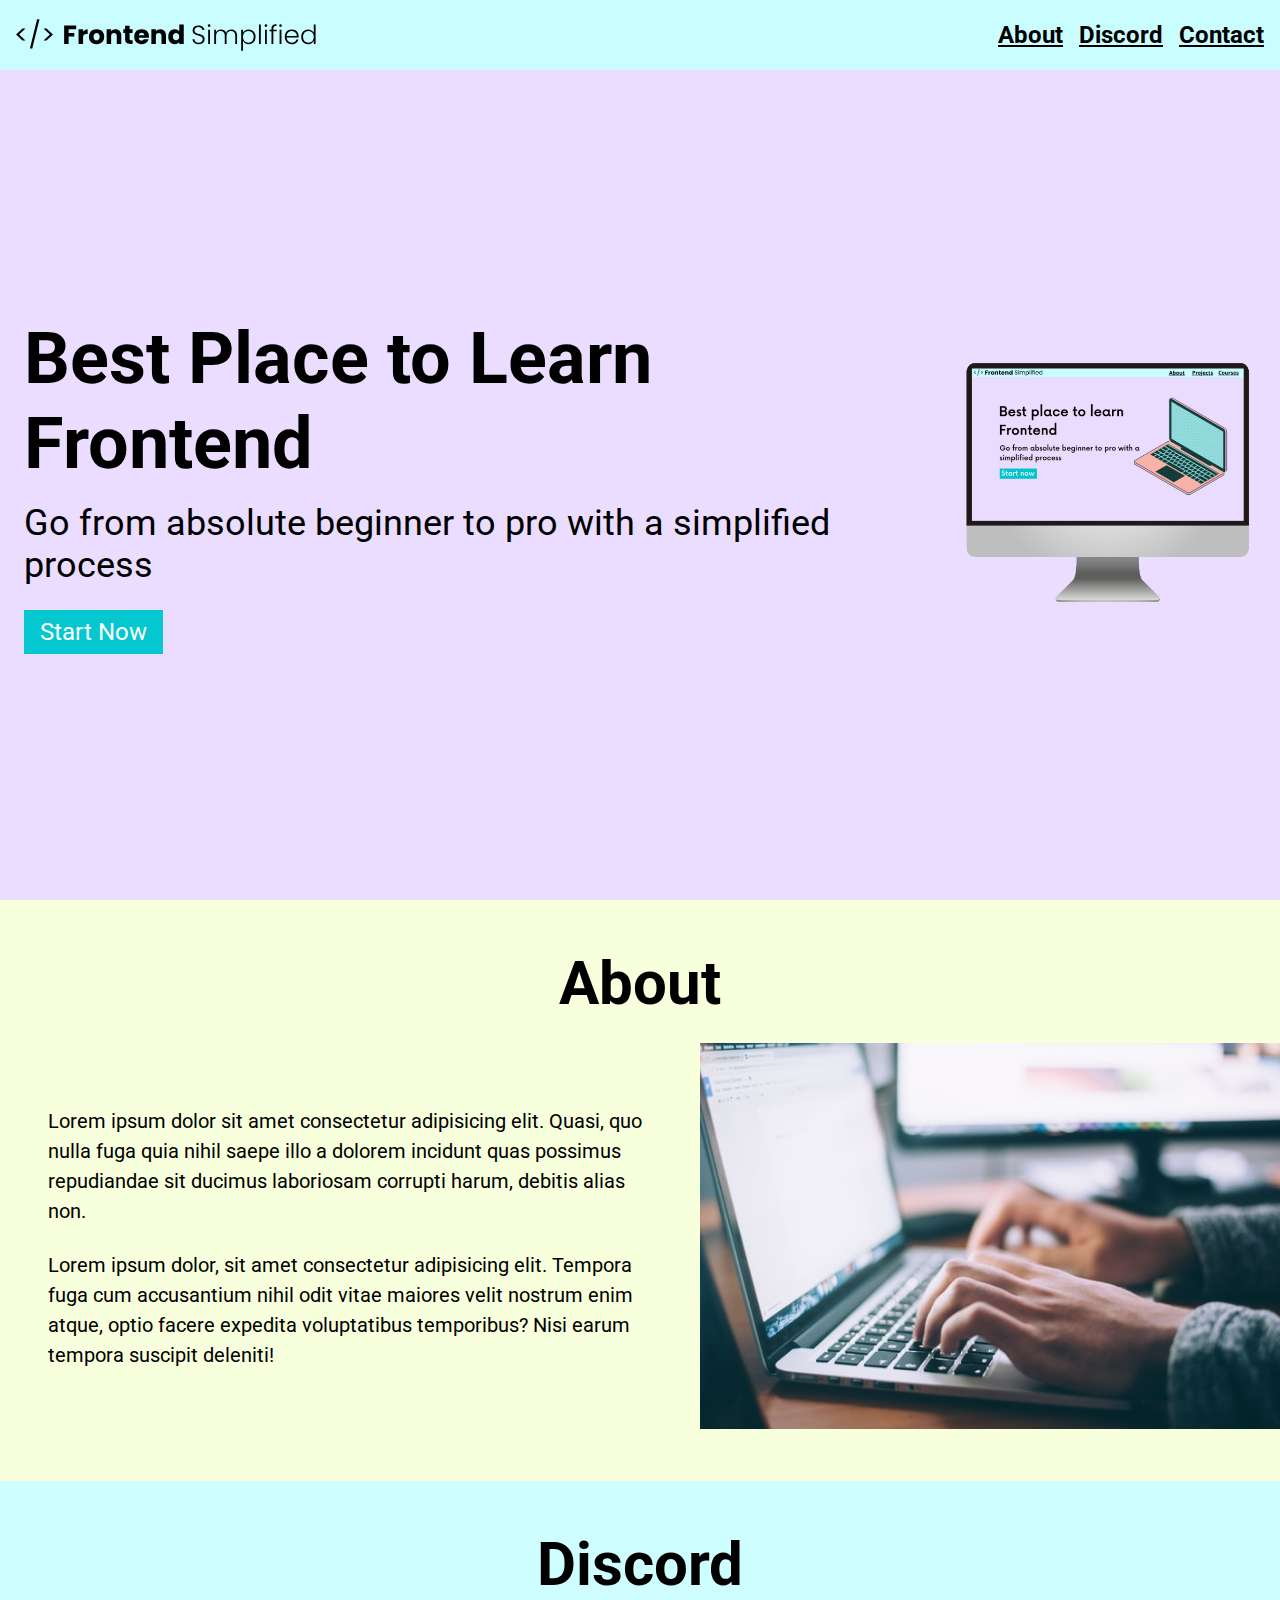
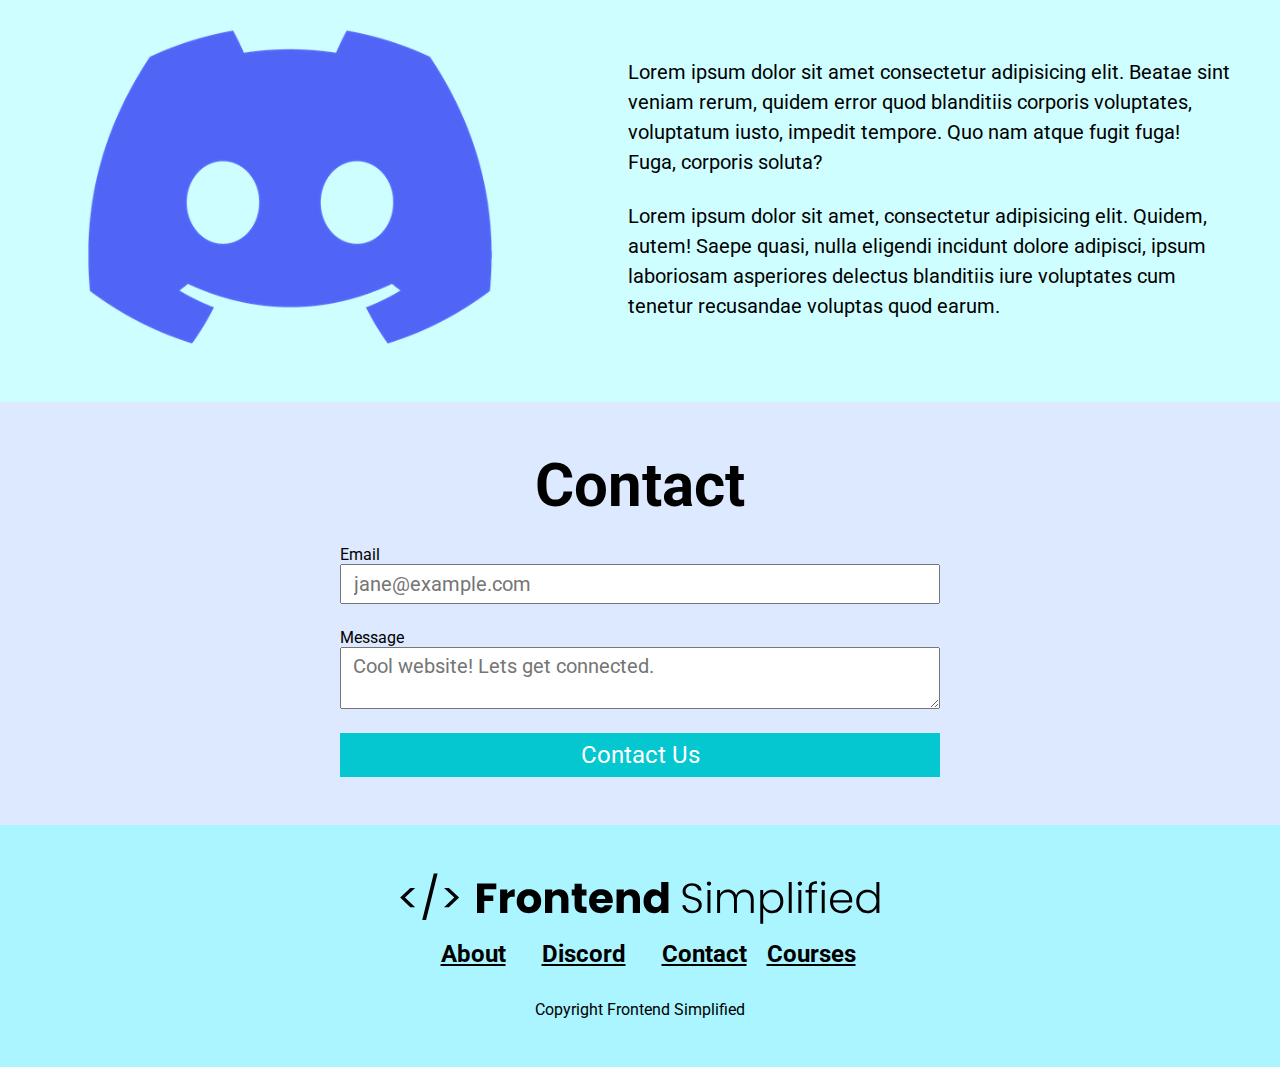
<file: FES Website/index.html>
<!DOCTYPE html>
<html lang="en">
<head>
    <meta charset="UTF-8">
    <meta name="viewport" content="width=device-width, initial-scale=1.0">
    <title>Document</title>
    <link rel="stylesheet" href="./style.css">
</head>
<body>
    <section>
        <nav>
            <img src="./assets/FES.svg" class="logo">
            <ul>
               <li><a href="#about">About</a></li> 
               <li><a href="#discord">Discord</a></li> 
               <li><a href="#contact">Contact</a></li> 
            </ul>
        </nav>
        <header>
            <div class="row">
            <div>
                <h1>Best Place to Learn Frontend</h1>
                <p class="subheader">Go from absolute beginner to pro with a simplified process</p>
                <button>Start Now</button>
            </div>
            <figure>
                <img src="./assets/laptop.png" class="logo" alt="home page image">
            </figure>
            </div>
        </header>
    </section>

    <main>
        <section id="about">
        <h2>About</h2>
        <div class="row">
        <div class="section__description">
            <div class="section__description--wrapper">
                <p class="section__description--para">Lorem ipsum dolor sit amet consectetur adipisicing elit. Quasi, quo nulla fuga quia nihil saepe illo a dolorem incidunt quas possimus repudiandae sit ducimus laboriosam corrupti harum, debitis alias non.</p>
                <p class="section__description--para">Lorem ipsum dolor, sit amet consectetur adipisicing elit. Tempora fuga cum accusantium nihil odit vitae maiores velit nostrum enim atque, optio facere expedita voluptatibus temporibus? Nisi earum tempora suscipit deleniti!</p>
            </div> 
            <figure class="about__image--wraper">
                <img src="./assets/about.jpg" alt="About">
            </figure>
        </div>
        </section>

        <section id="discord">
            <h2>Discord</h2>
            <div class="row">
            <div class="section__description">
                <figure class="about__image--wraper">
                    <img src="./assets/discord.png" alt="Discord">
                </figure>
                <div class="section__description--wrapper">
                    <p class="section__description--para">Lorem ipsum dolor sit amet consectetur adipisicing elit. Beatae sint veniam rerum, quidem error quod blanditiis corporis voluptates, voluptatum iusto, impedit tempore. Quo nam atque fugit fuga! Fuga, corporis soluta?</p>
                    <p class="section__description--para">Lorem ipsum dolor sit amet, consectetur adipisicing elit. Quidem, autem! Saepe quasi, nulla eligendi incidunt dolore adipisci, ipsum laboriosam asperiores delectus blanditiis iure voluptates cum tenetur recusandae voluptas quod earum.</p>
                </div>
            </div>
        </div>
        </div>
        </section>

        <section id="contact">
            <h2>Contact</h2>
            <form action="">
                <span>Email</span>
                <input type="email" placeholder="jane@example.com">
                <span>Message</span>
                <textarea type="text" placeholder="Cool website! Lets get connected."></textarea>
                <button>Contact Us</button>
            </form>
        </section>
    </main>

    <footer>
        <img class="footer__logo" src="./assets/FES.svg" alt="">
        <div class="footer__links">
            <a class="footer__link" href="@about">About</a>
            <a class="footer__link" href="@discord">Discord</a>
            <a class="footer__link" href="@contact ">Contact</a>
            <a href="">Courses</a>
        </div>
        <p>Copyright Frontend Simplified</p>
    </footer>
</body>
</html>
</file>
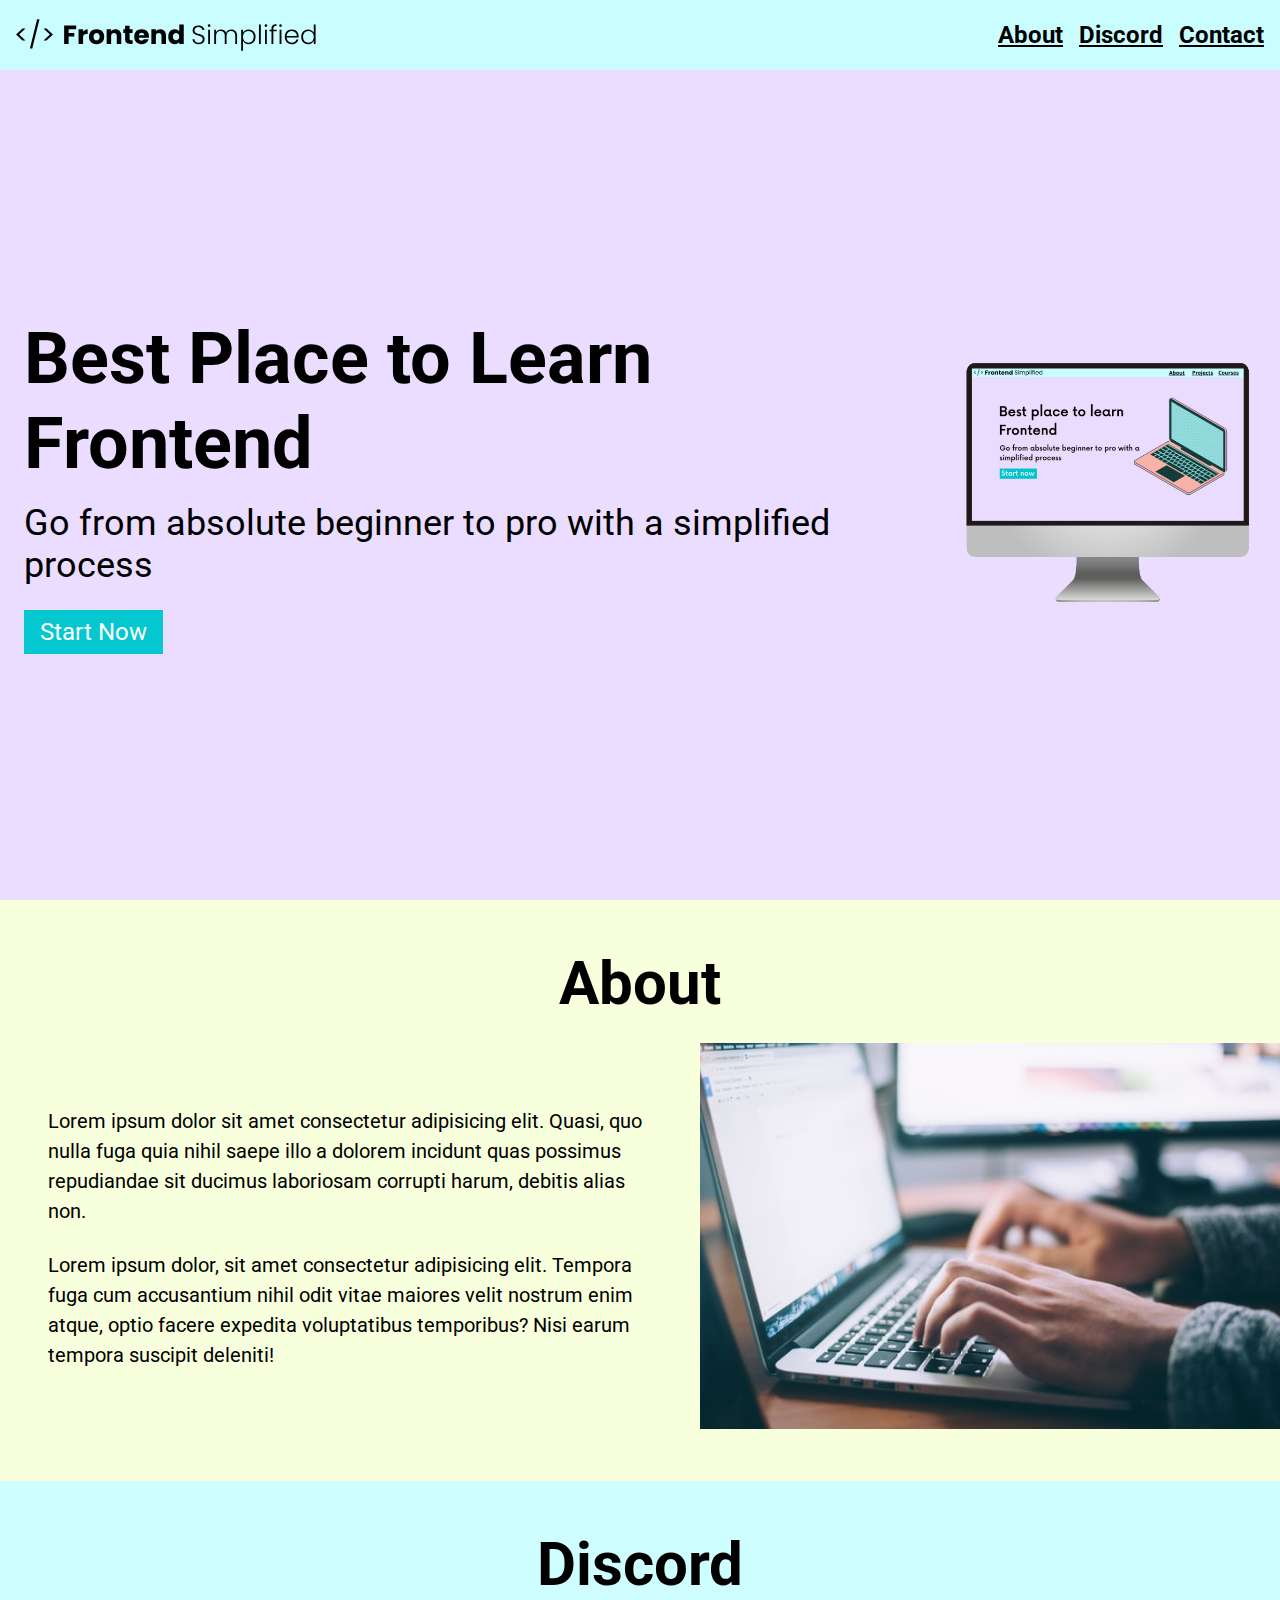
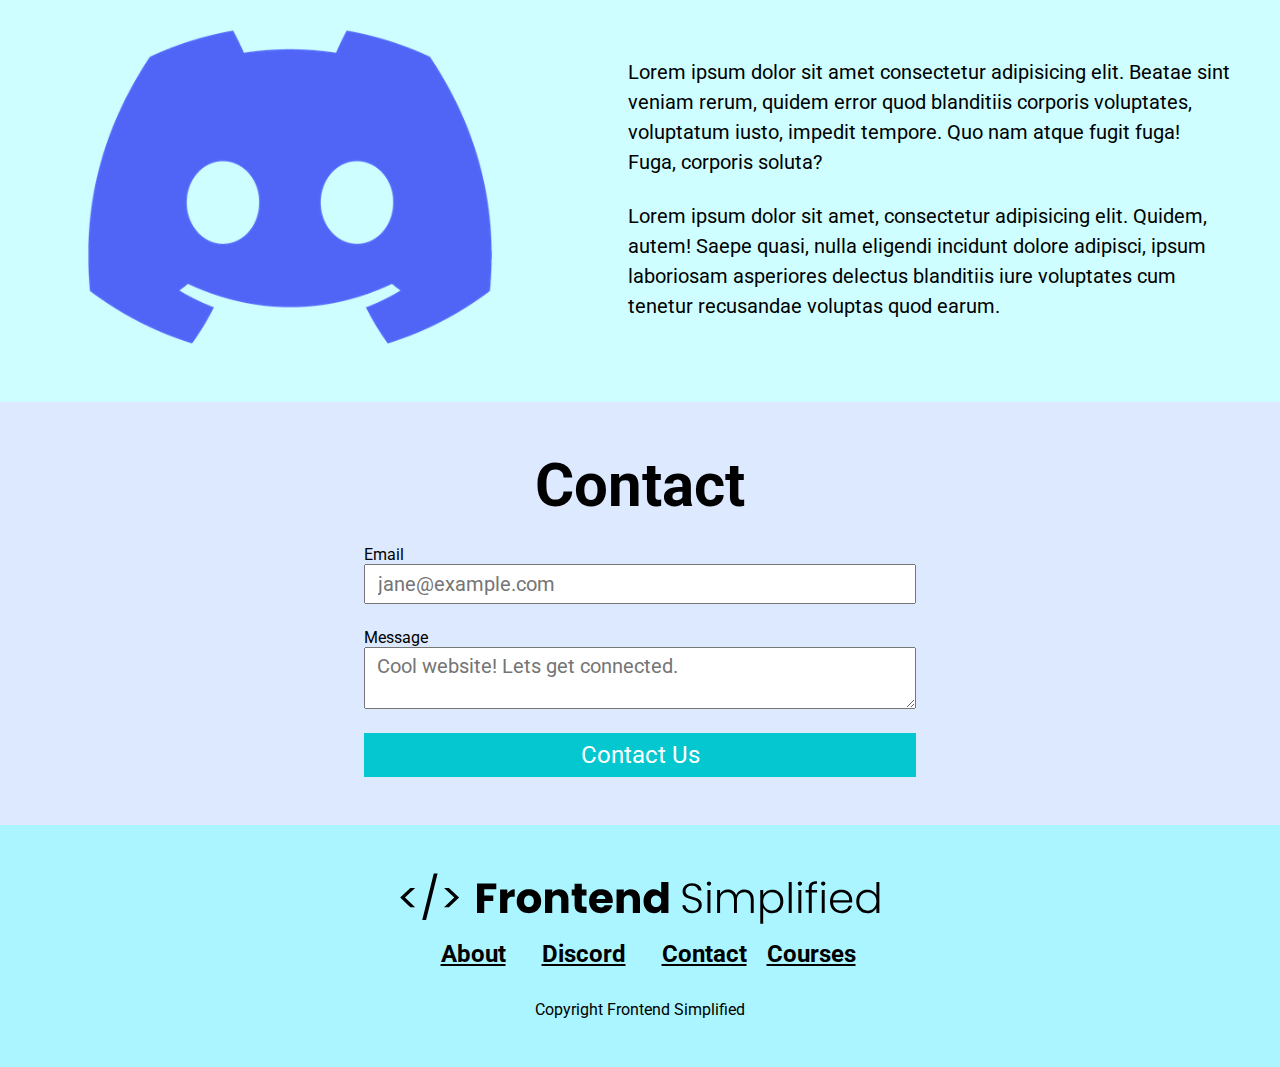
<file: First lesson website/index.html>
<!DOCTYPE html>
<html lang="en">
<head>
    <meta charset="UTF-8">
    <meta name="viewport" content="width=device-width, initial-scale=1.0">
    <title>Document</title>
    <link rel="stylesheet" href="./style.css">
</head>
<body>
    <section>
        <nav>
            <img src="./assets/FES.svg" class="logo">
            <ul>
               <li><a href="#about">About</a></li> 
               <li><a href="#discord">Discord</a></li> 
               <li><a href="#contact">Contact</a></li> 
            </ul>
        </nav>
        <header>
            <div class="row">
            <div class="home__description">
                <h1>Best Place to Learn Frontend</h1>
                <p class="subheader">Go from absolute beginner to pro with a simplified process</p>
                <button class="home__descrpiption--button">Start Now</button>
            </div>
            <figure>
                <img src="./assets/laptop.png" class="logo" alt="home page image">
            </figure>
            </div>
        </header>
    </section>

    <main>
        <section id="about">
        <h2>About</h2>
        <div class="row">
        <div class="section__description">
            <div class="section__description--wrapper">
                <p class="section__description--para">Lorem ipsum dolor sit amet consectetur adipisicing elit. Quasi, quo nulla fuga quia nihil saepe illo a dolorem incidunt quas possimus repudiandae sit ducimus laboriosam corrupti harum, debitis alias non.</p>
                <p class="section__description--para">Lorem ipsum dolor, sit amet consectetur adipisicing elit. Tempora fuga cum accusantium nihil odit vitae maiores velit nostrum enim atque, optio facere expedita voluptatibus temporibus? Nisi earum tempora suscipit deleniti!</p>
            </div> 
            <figure class="about__image--wraper">
                <img src="./assets/about.jpg" alt="About">
            </figure>
        </div>
        </section>

        <section id="discord">
            <h2>Discord</h2>
            <div class="row">
            <div class="section__description">
                <figure class="about__image--wraper">
                    <img src="./assets/discord.png" alt="Discord">
                </figure>
                <div class="section__description--wrapper">
                    <p class="section__description--para">Lorem ipsum dolor sit amet consectetur adipisicing elit. Beatae sint veniam rerum, quidem error quod blanditiis corporis voluptates, voluptatum iusto, impedit tempore. Quo nam atque fugit fuga! Fuga, corporis soluta?</p>
                    <p class="section__description--para">Lorem ipsum dolor sit amet, consectetur adipisicing elit. Quidem, autem! Saepe quasi, nulla eligendi incidunt dolore adipisci, ipsum laboriosam asperiores delectus blanditiis iure voluptates cum tenetur recusandae voluptas quod earum.</p>
                </div>
            </div>
        </div>
        </div>
        </section>

        <section id="contact">
            <h2>Contact</h2>
            <form action="">
                <span>Email</span>
                <input type="email" placeholder="jane@example.com">
                <span>Message</span>
                <textarea type="text" placeholder="Cool website! Lets get connected."></textarea>
                <button>Contact Us</button>
            </form>
        </section>
    </main>

    <footer>
        <img class="footer__logo" src="./assets/FES.svg" alt="">
        <div class="footer__links">
            <a class="footer__link" href="@about">About</a>
            <a class="footer__link" href="@discord">Discord</a>
            <a class="footer__link" href="@contact ">Contact</a>
            <a href="">Courses</a>
        </div>
        <p>Copyright Frontend Simplified</p>
    </footer>
</body>
</html>
</file>
<file: FES Website/style.css>
@import url('https://fonts.googleapis.com/css2?family=Roboto:ital,wght@0,100..900;1,100..900&display=swap');
*{
    padding: 0;
    margin: 0;
    box-sizing: border-box;
    font-family: "Roboto", sans-serif;
}

nav{
    height: 70px;
    display: flex;
    justify-content: space-between;
    align-items: center;
    padding: 0 16px;
    background-color: #cafdff;
}

header {
    background-color: #eaddff;
    height: calc(100vh - 70px); 
    padding: 24px;
    display: flex; 
    align-items: center;
    justify-content: center;
}

h1 {
    font-size: 72px;
}

.row {
    width: 100%;
    max-width: 1300px;
    margin: 0 auto;
    align-items: center;
    justify-content: center;
    display: flex;
}

.subheader {
    font-size: 36px;
    margin: 16px 0 24px 0;
}

button {
    background-color: #05c7cf;
    color: white;
    border: none;
    padding: 8px 16px;
    font-size: 24px;
    cursor: pointer;

}

a {
    color: #000;
    font-size: 24px;
    font-weight: bold;
}

.logo {
    width: 300px;
}

ul {
    display: flex;
}

li {
    list-style-type: none;
    padding-left: 16px;
}

#about,
#discord,
#contact, 
footer {
    padding: 48px 0;
}

/*

About

*/

#about {
    background-color: #f8ffdc
}

h2 {
    font-size: 60px;
    text-align: center;
    margin-bottom: 24px;
}

.section__description {
    display: flex;
    justify-content: center;
     align-items: center;
}

.about__image--wrapper {
    width: 10%;
    padding: 0 24px;
}

img {
    width: 100%
}

.section__description--wrapper {
    width: 60%;
    padding: 0 24px;
}

.section__description--para {
    font-size: 20px;  
    line-height: 1.5;  
    margin: 24px;
}

/*

Discord

*/

#discord {
    background-color: #cefeff;
}

/*

Contact

*/

#contact {
  background-color: #dce9ff;  
}
form {
    width: 100%;
    max-width: 600px;
    display: flex;
    flex-direction: column;
    margin: 0 auto;    
}

input, textarea {
    margin-bottom: 24px;
    font-size: 20px;
    padding: 6px 12px;
}

/*

Footer

*/

footer {
    background-color: #aaf5ff;
    display: flex;
    flex-direction: column;
    align-items: center;
}

.footer__logo {
    max-width: 480px;
    margin-bottom: 16px;
}
 
.footer__links{
    margin-bottom: 32px;

}

.footer__link {
    padding: 0 16px;

}
</file>
<file: First lesson website/style.css>
@import url('https://fonts.googleapis.com/css2?family=Roboto:ital,wght@0,100..900;1,100..900&display=swap');
*{
    padding: 0;
    margin: 0;
    box-sizing: border-box;
    font-family: "Roboto", sans-serif;
}

nav{
    height: 70px;
    display: flex;
    justify-content: space-between;
    align-items: center;
    padding: 0 16px;
    background-color: #cafdff;
}

header {
    background-color: #eaddff;
    height: calc(100vh - 70px); 
    padding: 24px;
    display: flex; 
    align-items: center;
    justify-content: center;
}

h1 {
    font-size: 72px;
}

.row {
    width: 100%;
    max-width: 1300px;
    margin: 0 auto;
    align-items: center;
    justify-content: center;
    display: flex;
}

.subheader {
    font-size: 36px;
    margin: 16px 0 24px 0;
}

button {
    background-color: #05c7cf;
    color: white;
    border: none;
    padding: 8px 16px;
    font-size: 24px;
    cursor: pointer;

}

a {
    color: #000;
    font-size: 24px;
    font-weight: bold;
}

.logo {
    width: 300px;
}

ul {
    display: flex;
}

li {
    list-style-type: none;
    padding-left: 16px;
}

#about,
#discord,
#contact, 
footer {
    padding: 48px 0;
}

/*

About

*/

#about {
    background-color: #f8ffdc
}

h2 {
    font-size: 60px;
    text-align: center;
    margin-bottom: 24px;
}

.section__description {
    display: flex;
    justify-content: center;
     align-items: center;
}

.about__image--wrapper {
    width: 10%;
    padding: 0 24px;
}

img {
    width: 100%
}

.section__description--wrapper {
    width: 60%;
    padding: 0 24px;
}

.section__description--para {
    font-size: 20px;  
    line-height: 1.5;  
    margin: 24px;
}

/*

Discord

*/

#discord {
    background-color: #cefeff;
}

/*

Contact

*/

#contact {
  background-color: #dce9ff;  
}
form {
    width: 100%;
    max-width: 600px;
    display: flex;
    flex-direction: column;
    margin: 0 auto;    
    padding: 0 24px;
}

input, textarea {
    margin-bottom: 24px;
    font-size: 20px;
    padding: 6px 12px;
}

/*

Footer

*/

footer {
    background-color: #aaf5ff;
    display: flex;
    flex-direction: column;
    align-items: center;
}

.footer__logo {
    max-width: 480px;
    margin-bottom: 16px;
}
 
.footer__links{
    margin-bottom: 32px;

}

.footer__link {
    padding: 0 16px;

}

@media (max-width: 728px) {
    .row {
        flex-direction: column;
    }
    
    .home__description {
        margin-bottom: 24px;
        display: flex;
        flex-direction: column;
        align-items: center;
    }

    h1 {
        text-align: center;
        font-size: 60px;
    }

    .subheader {
        text-align: center;
        font-size: 28px;
    }

    .home__description--button {
        max-width: 240px;
    }

    ul {
        display: none;
    }

    .section__description {
        flex-direction: column;
    }

    .section__description--wrapper {
        width: 100%;
    }

    .about__image--wrapper {
        width: 100%;
    }

    #discord .section__description {
        flex-direction: column-reverse;
    }

    footer {
        padding: 48px 24px;
    }

    .footer__logo {
        max-width: 360px;
    }

    .footer__link {
        padding: 0 4px;
        font-size: 18px;
    }

    .footer__links {
        margin-bottom: 24px;
    }

}
</file>
